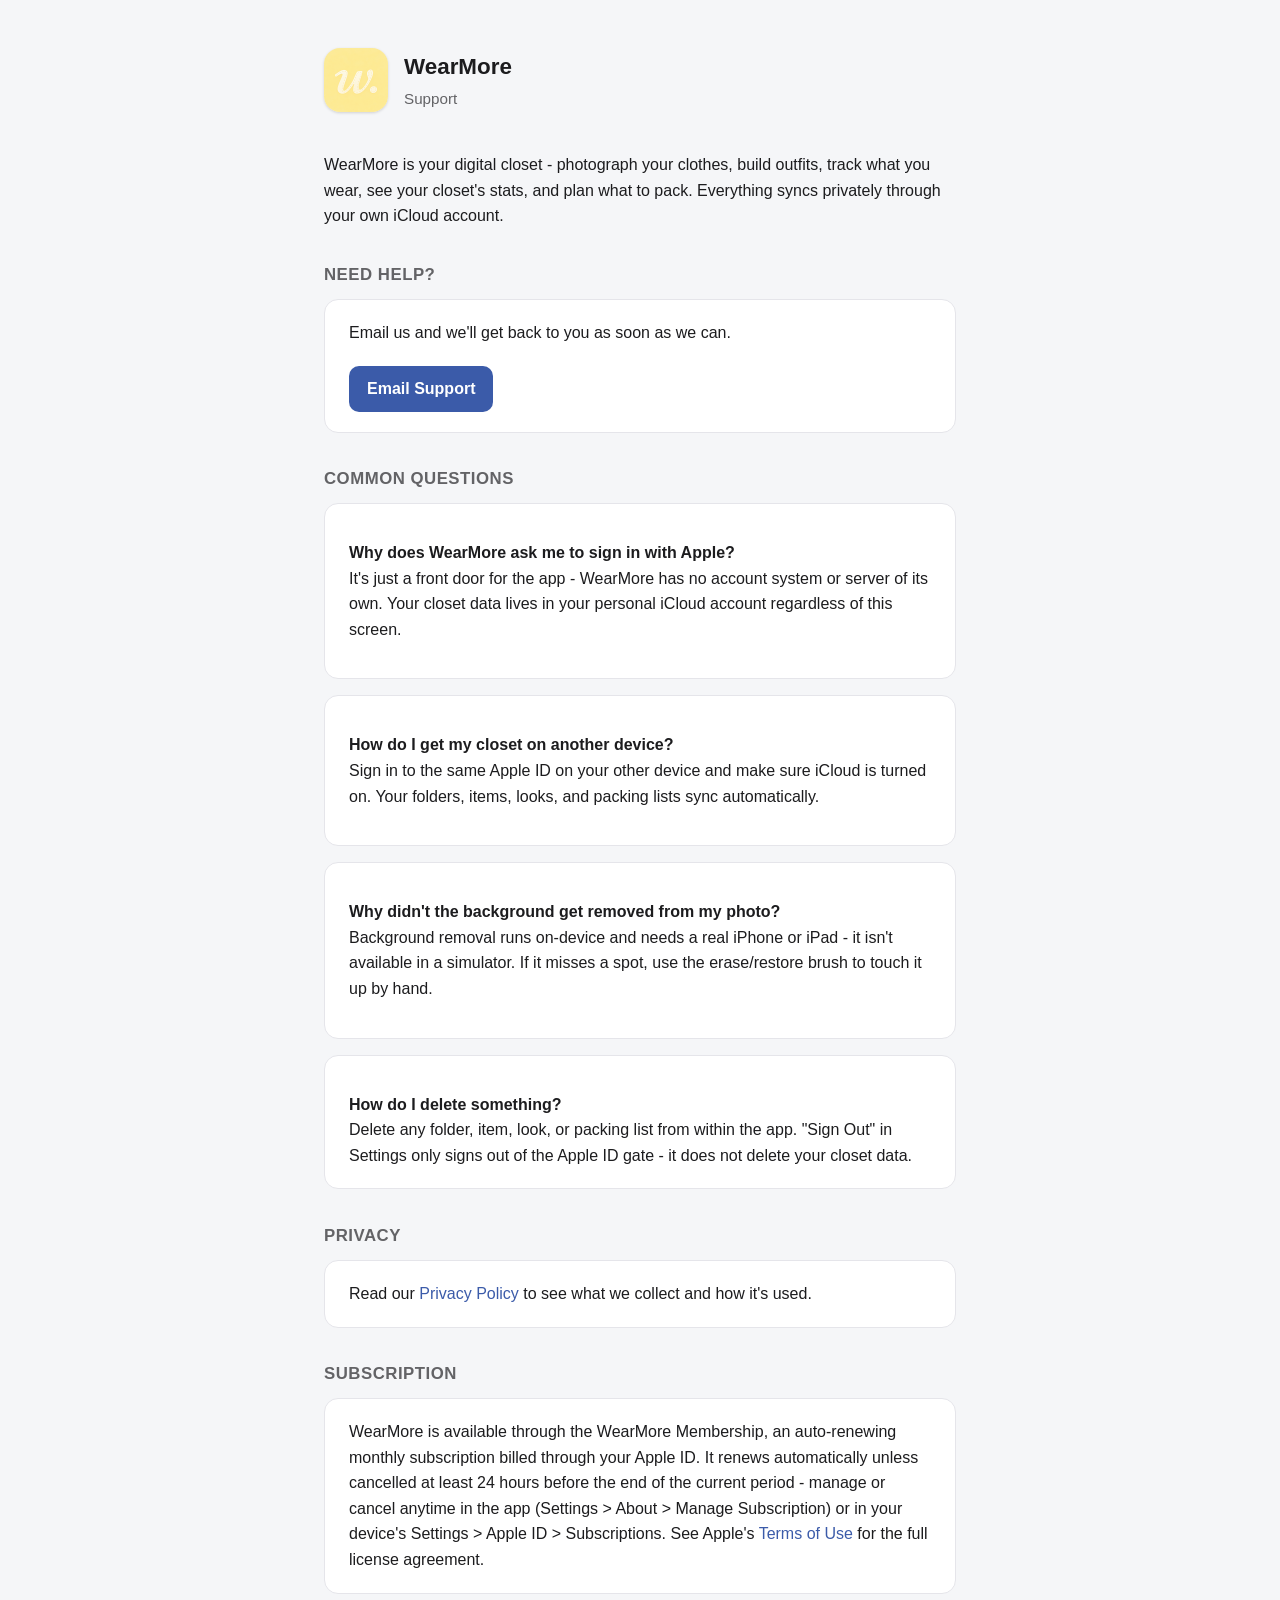
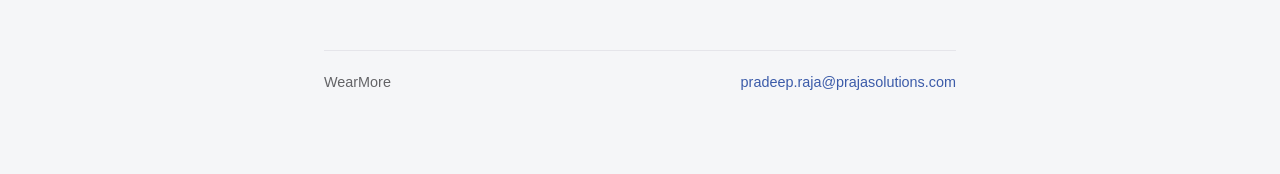
<file: index.html>
<!DOCTYPE html>
<html lang="en">
<head>
<meta charset="UTF-8">
<meta name="viewport" content="width=device-width, initial-scale=1.0">
<title>WearMore - Support</title>
<link rel="icon" href="assets/favicon.png">
<link rel="apple-touch-icon" href="assets/apple-touch-icon.png">
<link rel="stylesheet" href="assets/style.css">
</head>
<body>
  <div class="wrap">
    <header class="hero">
      <img src="assets/logo.png" alt="WearMore logo">
      <div>
        <h1>WearMore</h1>
        <p>Support</p>
      </div>
    </header>

    <p>WearMore is your digital closet - photograph your clothes, build outfits, track what you wear, see your closet's stats, and plan what to pack. Everything syncs privately through your own iCloud account.</p>

    <h2>Need help?</h2>
    <div class="card">
      <p style="margin-top:0">Email us and we'll get back to you as soon as we can.</p>
      <a class="button" href="mailto:pradeep.raja@prajasolutions.com">Email Support</a>
    </div>

    <h2>Common questions</h2>
    <div class="card">
      <p><strong>Why does WearMore ask me to sign in with Apple?</strong><br>
      It's just a front door for the app - WearMore has no account system or server of its own. Your closet data lives in your personal iCloud account regardless of this screen.</p>
    </div>
    <div class="card">
      <p><strong>How do I get my closet on another device?</strong><br>
      Sign in to the same Apple ID on your other device and make sure iCloud is turned on. Your folders, items, looks, and packing lists sync automatically.</p>
    </div>
    <div class="card">
      <p><strong>Why didn't the background get removed from my photo?</strong><br>
      Background removal runs on-device and needs a real iPhone or iPad - it isn't available in a simulator. If it misses a spot, use the erase/restore brush to touch it up by hand.</p>
    </div>
    <div class="card">
      <p style="margin-bottom:0"><strong>How do I delete something?</strong><br>
      Delete any folder, item, look, or packing list from within the app. "Sign Out" in Settings only signs out of the Apple ID gate - it does not delete your closet data.</p>
    </div>

    <h2>Privacy</h2>
    <div class="card">
      <p style="margin:0">Read our <a href="privacy.html">Privacy Policy</a> to see what we collect and how it's used.</p>
    </div>

    <h2>Subscription</h2>
    <div class="card">
      <p style="margin:0">WearMore is available through the WearMore Membership, an auto-renewing monthly subscription billed through your Apple ID. It renews automatically unless cancelled at least 24 hours before the end of the current period - manage or cancel anytime in the app (Settings &gt; About &gt; Manage Subscription) or in your device's Settings &gt; Apple ID &gt; Subscriptions. See Apple's <a href="https://www.apple.com/legal/internet-services/itunes/dev/stdeula/">Terms of Use</a> for the full license agreement.</p>
    </div>

    <footer>
      <span>WearMore</span>
      <span><a href="mailto:pradeep.raja@prajasolutions.com">pradeep.raja@prajasolutions.com</a></span>
    </footer>
  </div>
</body>
</html>
</file>
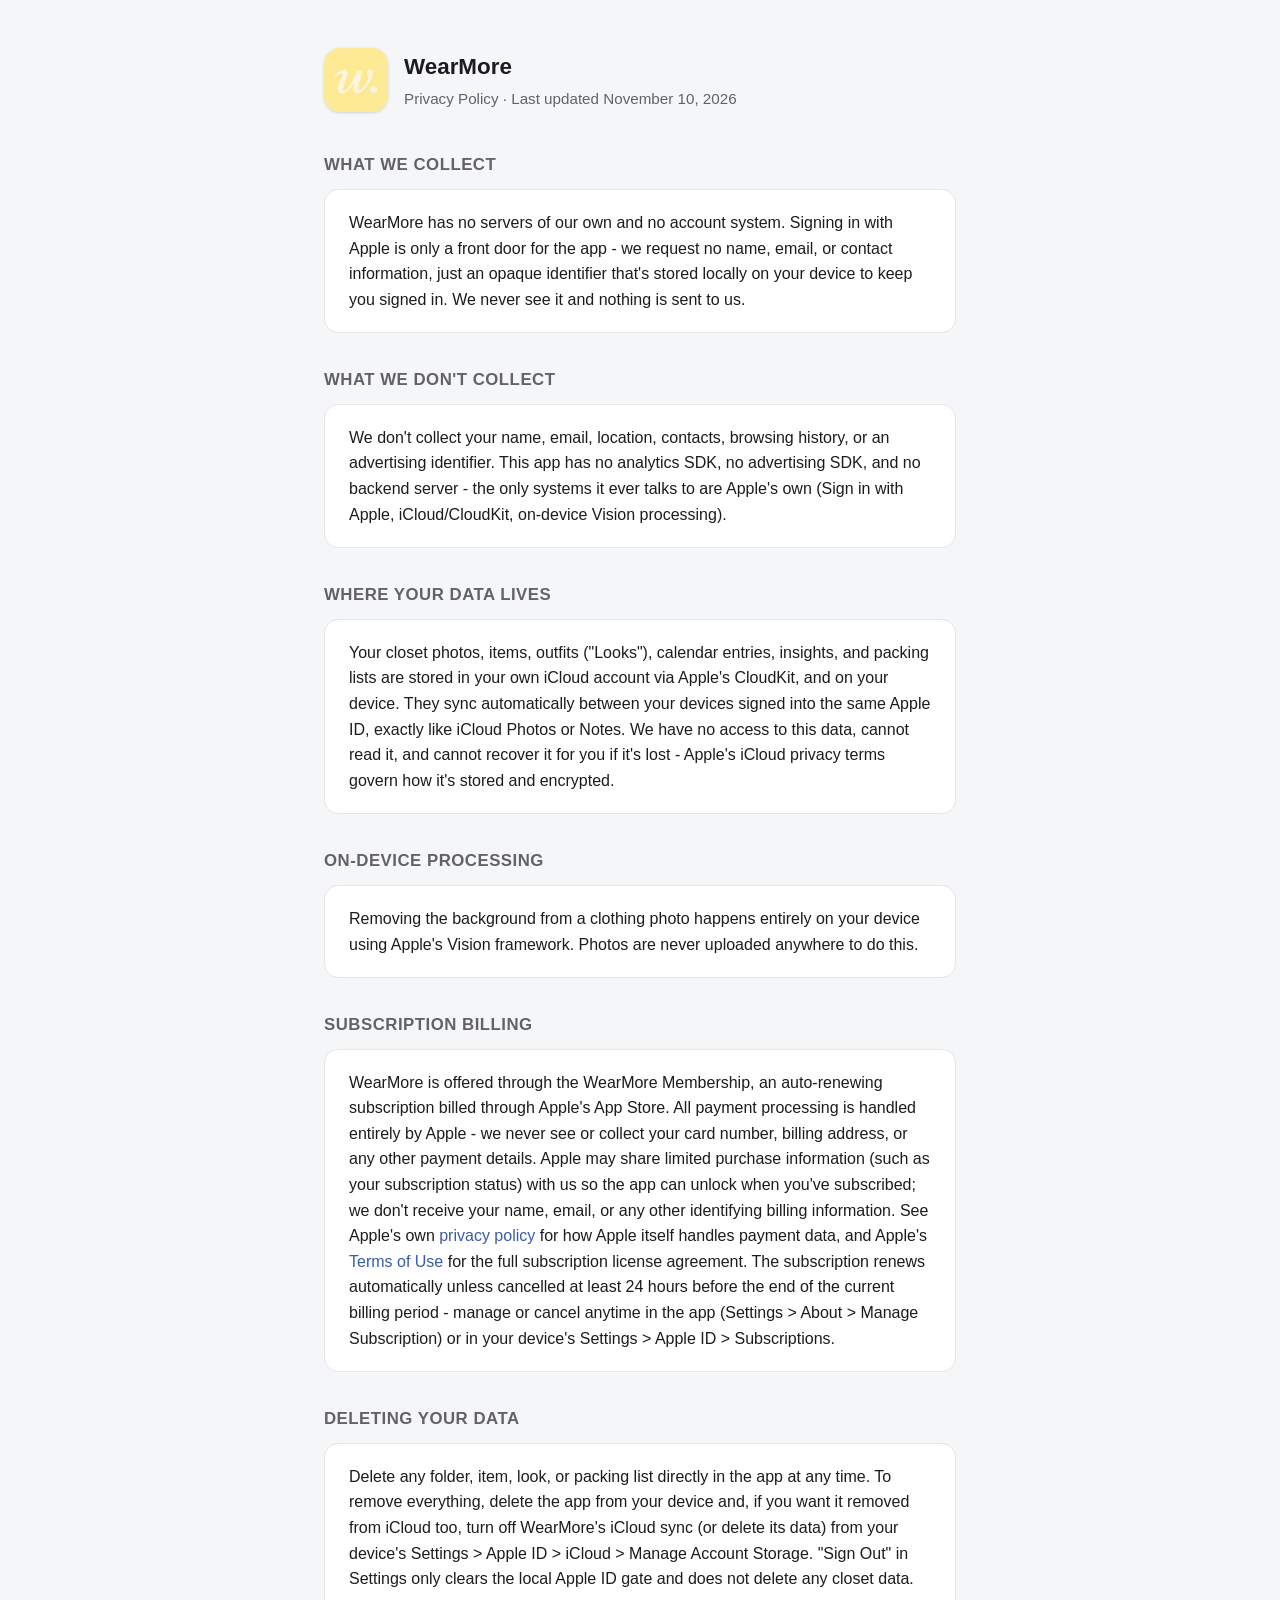
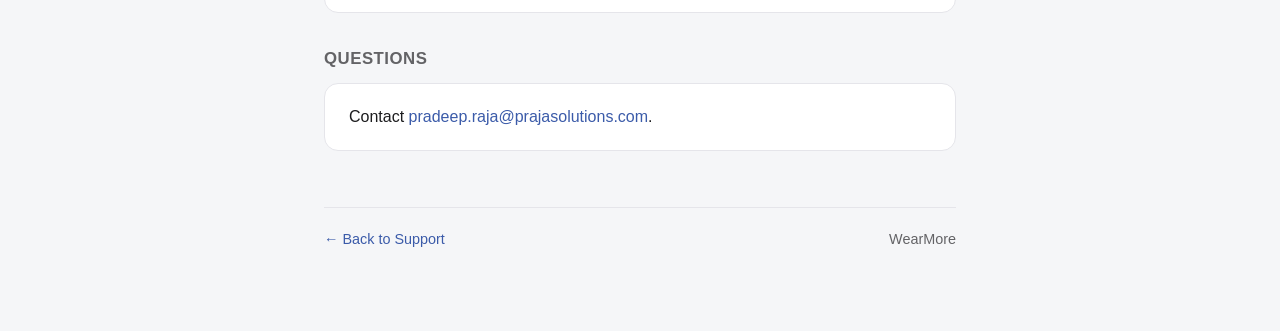
<file: privacy.html>
<!DOCTYPE html>
<html lang="en">
<head>
<meta charset="UTF-8">
<meta name="viewport" content="width=device-width, initial-scale=1.0">
<title>WearMore - Privacy Policy</title>
<link rel="icon" href="assets/favicon.png">
<link rel="apple-touch-icon" href="assets/apple-touch-icon.png">
<link rel="stylesheet" href="assets/style.css">
</head>
<body>
  <div class="wrap">
    <header class="hero">
      <img src="assets/logo.png" alt="WearMore logo">
      <div>
        <h1>WearMore</h1>
        <p>Privacy Policy &middot; Last updated November 10, 2026</p>
      </div>
    </header>

    <h2>What we collect</h2>
    <div class="card">
      <p style="margin:0">WearMore has no servers of our own and no account system. Signing in with Apple is only a front door for the app - we request no name, email, or contact information, just an opaque identifier that's stored locally on your device to keep you signed in. We never see it and nothing is sent to us.</p>
    </div>

    <h2>What we don't collect</h2>
    <div class="card">
      <p style="margin:0">We don't collect your name, email, location, contacts, browsing history, or an advertising identifier. This app has no analytics SDK, no advertising SDK, and no backend server - the only systems it ever talks to are Apple's own (Sign in with Apple, iCloud/CloudKit, on-device Vision processing).</p>
    </div>

    <h2>Where your data lives</h2>
    <div class="card">
      <p style="margin:0">Your closet photos, items, outfits ("Looks"), calendar entries, insights, and packing lists are stored in your own iCloud account via Apple's CloudKit, and on your device. They sync automatically between your devices signed into the same Apple ID, exactly like iCloud Photos or Notes. We have no access to this data, cannot read it, and cannot recover it for you if it's lost - Apple's iCloud privacy terms govern how it's stored and encrypted.</p>
    </div>

    <h2>On-device processing</h2>
    <div class="card">
      <p style="margin:0">Removing the background from a clothing photo happens entirely on your device using Apple's Vision framework. Photos are never uploaded anywhere to do this.</p>
    </div>

    <h2>Subscription billing</h2>
    <div class="card">
      <p style="margin:0">WearMore is offered through the WearMore Membership, an auto-renewing subscription billed through Apple's App Store. All payment processing is handled entirely by Apple - we never see or collect your card number, billing address, or any other payment details. Apple may share limited purchase information (such as your subscription status) with us so the app can unlock when you've subscribed; we don't receive your name, email, or any other identifying billing information. See Apple's own <a href="https://www.apple.com/legal/privacy/">privacy policy</a> for how Apple itself handles payment data, and Apple's <a href="https://www.apple.com/legal/internet-services/itunes/dev/stdeula/">Terms of Use</a> for the full subscription license agreement. The subscription renews automatically unless cancelled at least 24 hours before the end of the current billing period - manage or cancel anytime in the app (Settings &gt; About &gt; Manage Subscription) or in your device's Settings &gt; Apple ID &gt; Subscriptions.</p>
    </div>

    <h2>Deleting your data</h2>
    <div class="card">
      <p style="margin:0">Delete any folder, item, look, or packing list directly in the app at any time. To remove everything, delete the app from your device and, if you want it removed from iCloud too, turn off WearMore's iCloud sync (or delete its data) from your device's Settings &gt; Apple ID &gt; iCloud &gt; Manage Account Storage. "Sign Out" in Settings only clears the local Apple ID gate and does not delete any closet data.</p>
    </div>

    <h2>Questions</h2>
    <div class="card">
      <p style="margin:0">Contact <a href="mailto:pradeep.raja@prajasolutions.com">pradeep.raja@prajasolutions.com</a>.</p>
    </div>

    <footer>
      <span><a href="index.html">&larr; Back to Support</a></span>
      <span>WearMore</span>
    </footer>
  </div>
</body>
</html>
</file>
<file: assets/style.css>
:root {
  --bg: #f5f6f8;
  --card: #ffffff;
  --text: #1c1c1e;
  --muted: #636366;
  --accent: #3b5ba9;
  --border: #e5e5ea;
}

@media (prefers-color-scheme: dark) {
  :root {
    --bg: #0e0e10;
    --card: #1c1c1e;
    --text: #f2f2f7;
    --muted: #9a9aa0;
    --accent: #7fa2e8;
    --border: #2c2c2e;
  }
}

* { box-sizing: border-box; }

body {
  font-family: -apple-system, BlinkMacSystemFont, "Segoe UI", Roboto, sans-serif;
  background: var(--bg);
  color: var(--text);
  margin: 0;
  padding: 0;
  line-height: 1.6;
}

.wrap {
  max-width: 680px;
  margin: 0 auto;
  padding: 48px 24px 80px;
}

header.hero {
  display: flex;
  align-items: center;
  gap: 16px;
  margin-bottom: 40px;
}

header.hero img {
  width: 64px;
  height: 64px;
  border-radius: 16px;
  box-shadow: 0 1px 3px rgba(0, 0, 0, 0.15);
}

header.hero h1 {
  font-size: 1.4em;
  margin: 0;
}

header.hero p {
  margin: 2px 0 0;
  color: var(--muted);
  font-size: 0.95em;
}

h1 { font-size: 1.8em; margin-top: 0; }

h2 {
  font-size: 1.05em;
  text-transform: uppercase;
  letter-spacing: 0.03em;
  color: var(--muted);
  margin: 2em 0 0.6em;
}

.card {
  background: var(--card);
  border: 1px solid var(--border);
  border-radius: 14px;
  padding: 20px 24px;
  margin-bottom: 16px;
}

a { color: var(--accent); text-decoration: none; }
a:hover { text-decoration: underline; }

ul { padding-left: 1.2em; margin: 0; }
li { margin-bottom: 8px; }
li:last-child { margin-bottom: 0; }

.button {
  display: inline-block;
  background: var(--accent);
  color: #fff;
  padding: 10px 18px;
  border-radius: 10px;
  font-weight: 600;
  margin-top: 4px;
}
.button:hover { text-decoration: none; opacity: 0.9; }

footer {
  margin-top: 56px;
  padding-top: 20px;
  border-top: 1px solid var(--border);
  font-size: 0.9em;
  color: var(--muted);
  display: flex;
  justify-content: space-between;
  flex-wrap: wrap;
  gap: 8px;
}
</file>
